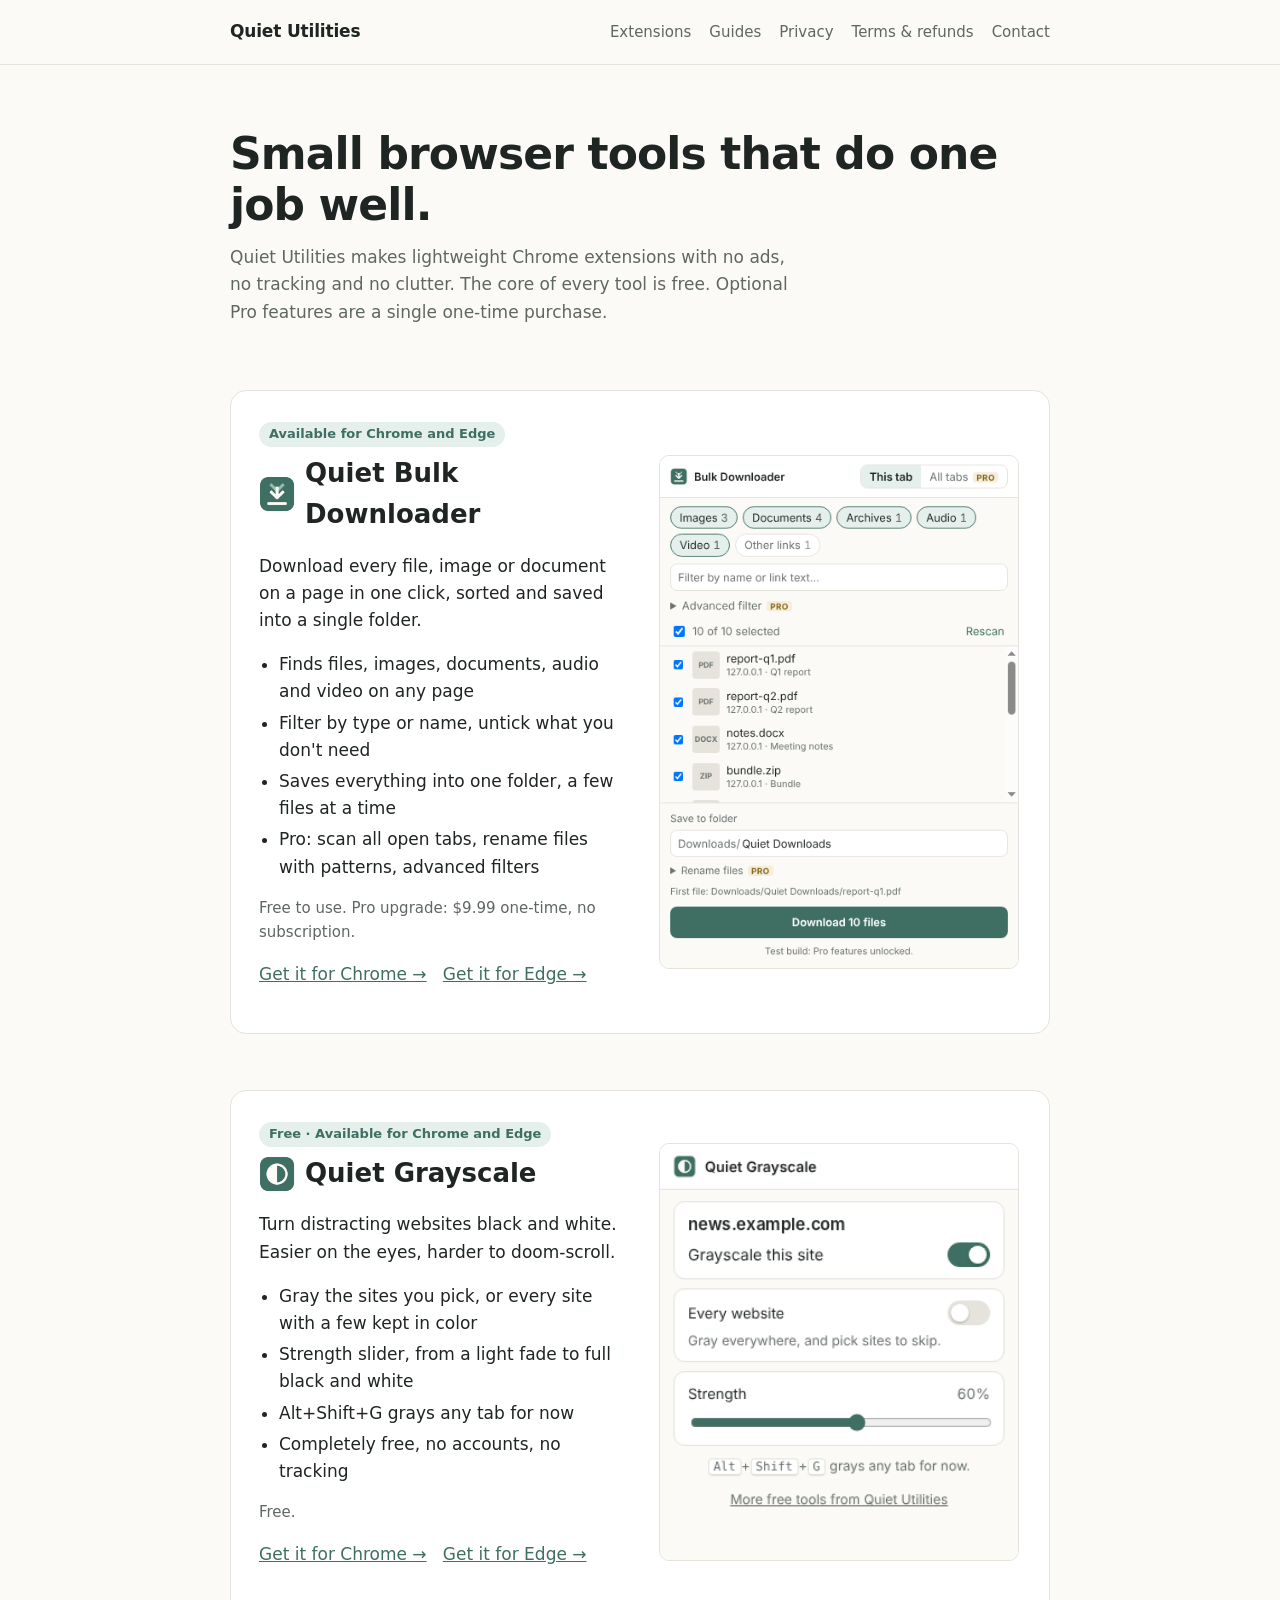
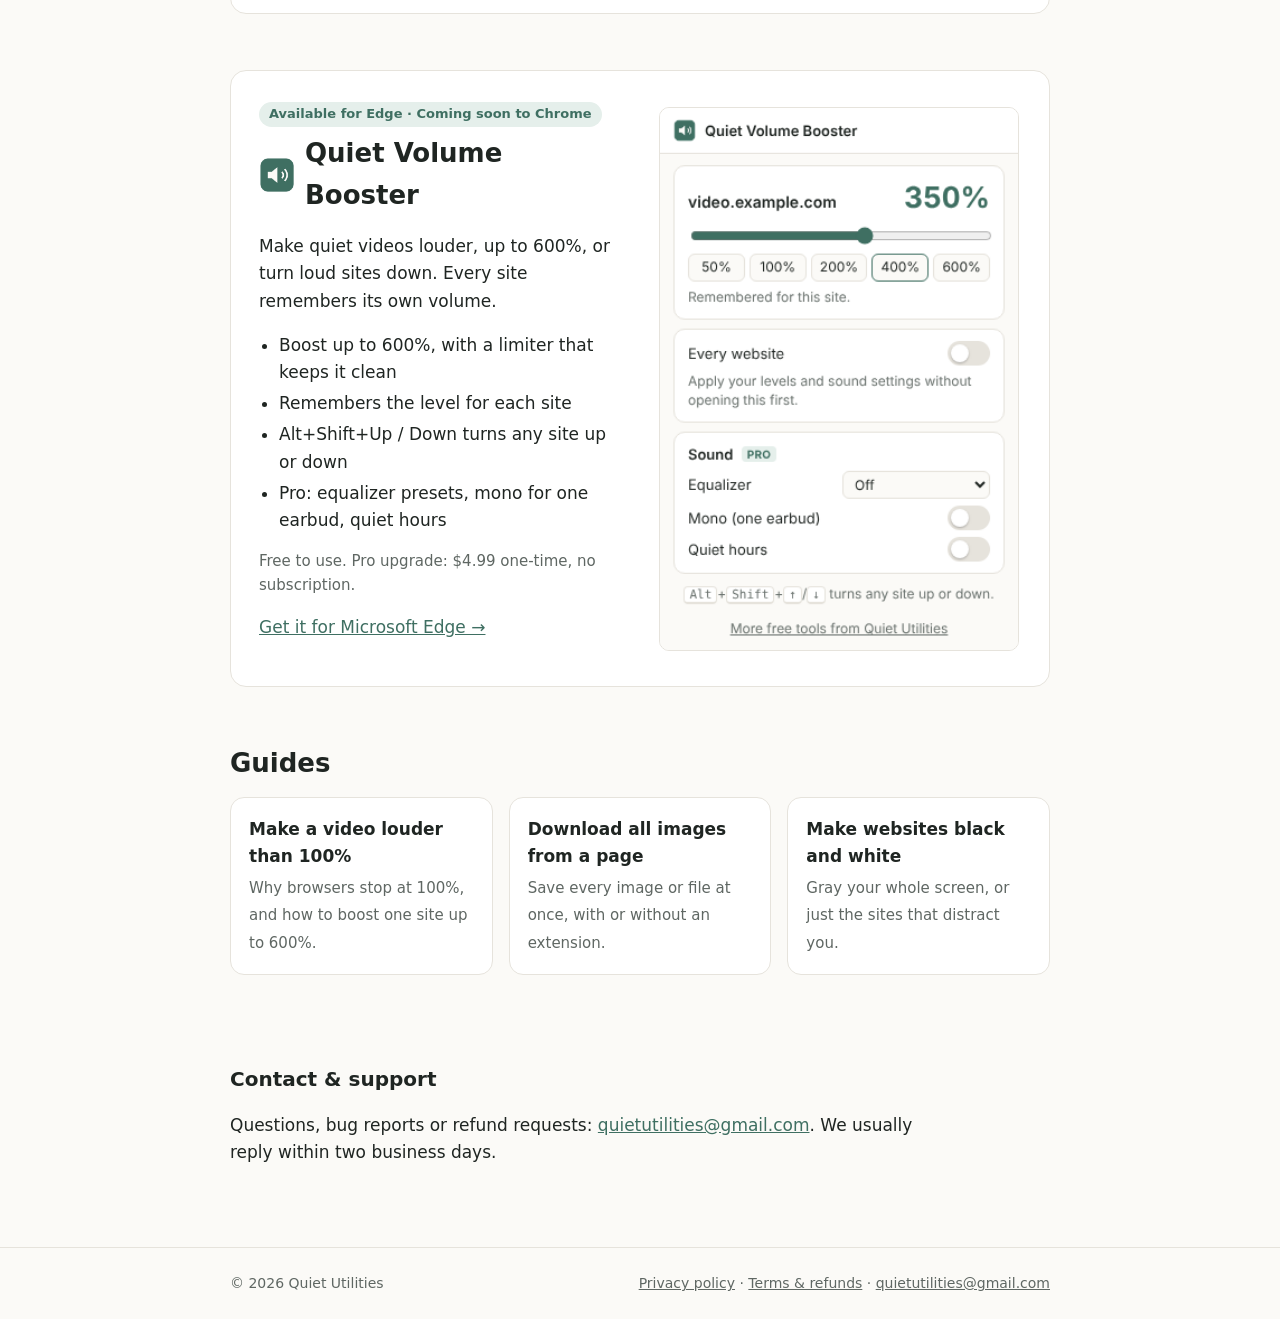
<file: index.html>
<!doctype html>
<html lang="en">
<head>
  <meta charset="utf-8">
  <meta name="viewport" content="width=device-width, initial-scale=1">
  <title>Quiet Utilities</title>
  <meta name="description" content="Quiet Utilities makes small, focused browser extensions that do one job well.">
  <link rel="icon" href="favicon.png">
  <link rel="stylesheet" href="style.css">
</head>
<body>
  <header class="site"><div class="wrap">
    <a class="logo" href="./">Quiet Utilities</a>
    <nav><a href="#extensions">Extensions</a><a href="#guides">Guides</a><a href="privacy.html">Privacy</a><a href="terms.html">Terms &amp; refunds</a><a href="#contact">Contact</a></nav>
  </div></header>

  <main class="wrap">
    <section class="hero">
      <h1>Small browser tools that do one job well.</h1>
      <p>Quiet Utilities makes lightweight Chrome extensions with no ads, no tracking and no clutter. The core of every tool is free. Optional Pro features are a single one-time purchase.</p>
    </section>

    <section id="extensions" class="product">
      <div>
        <span class="tag">Available for Chrome and Edge</span>
        <h2><img src="bulk-downloader-icon.png" alt="">Quiet Bulk Downloader</h2>
        <p>Download every file, image or document on a page in one click, sorted and saved into a single folder.</p>
        <ul class="features">
          <li>Finds files, images, documents, audio and video on any page</li>
          <li>Filter by type or name, untick what you don't need</li>
          <li>Saves everything into one folder, a few files at a time</li>
          <li>Pro: scan all open tabs, rename files with patterns, advanced filters</li>
        </ul>
        <p class="price">Free to use. Pro upgrade: $9.99 one-time, no subscription.</p>
        <p><a href="https://chromewebstore.google.com/detail/quiet-bulk-downloader/egekfgjldnkhelljbpbkgebahhgikjej?utm_source=quietutilities.site&amp;utm_medium=website&amp;utm_campaign=home">Get it for Chrome &rarr;</a> &nbsp; <a href="https://microsoftedge.microsoft.com/addons/detail/cboiddakcfeodjbjgkhampacjakaopaa">Get it for Edge &rarr;</a></p>
      </div>
      <img class="shot" src="bulk-downloader-preview.png" alt="Quiet Bulk Downloader showing a list of files found on a page">
    </section>

    <section class="product">
      <div>
        <span class="tag">Free · Available for Chrome and Edge</span>
        <h2><img src="grayscale-icon.png" alt="">Quiet Grayscale</h2>
        <p>Turn distracting websites black and white. Easier on the eyes, harder to doom-scroll.</p>
        <ul class="features">
          <li>Gray the sites you pick, or every site with a few kept in color</li>
          <li>Strength slider, from a light fade to full black and white</li>
          <li>Alt+Shift+G grays any tab for now</li>
          <li>Completely free, no accounts, no tracking</li>
        </ul>
        <p class="price">Free.</p>
        <p><a href="https://chromewebstore.google.com/detail/quiet-grayscale/ogbffiiboabbpcjgekdkackmgfhfggkl?utm_source=quietutilities.site&amp;utm_medium=website&amp;utm_campaign=home">Get it for Chrome &rarr;</a> &nbsp; <a href="https://microsoftedge.microsoft.com/addons/detail/nnmpboogglfnjoddhmpjcakbihffiaja">Get it for Edge &rarr;</a></p>
      </div>
      <img class="shot" src="grayscale-preview.png" alt="Quiet Grayscale popup with the site switch turned on">
    </section>

    <section class="product">
      <div>
        <span class="tag">Available for Edge · Coming soon to Chrome</span>
        <h2><img src="volume-icon.png" alt="">Quiet Volume Booster</h2>
        <p>Make quiet videos louder, up to 600%, or turn loud sites down. Every site remembers its own volume.</p>
        <ul class="features">
          <li>Boost up to 600%, with a limiter that keeps it clean</li>
          <li>Remembers the level for each site</li>
          <li>Alt+Shift+Up / Down turns any site up or down</li>
          <li>Pro: equalizer presets, mono for one earbud, quiet hours</li>
        </ul>
        <p class="price">Free to use. Pro upgrade: $4.99 one-time, no subscription.</p>
        <p><a href="https://microsoftedge.microsoft.com/addons/detail/dkpmmlinfldfdhbpjomabmnhfjhincik">Get it for Microsoft Edge &rarr;</a></p>
      </div>
      <img class="shot" src="volume-preview.png" alt="Quiet Volume Booster popup boosting a video to 350%">
    </section>

    <section id="guides" class="guides">
      <h2>Guides</h2>
      <div class="guide-list">
        <a href="guides/make-videos-louder.html"><strong>Make a video louder than 100%</strong><span>Why browsers stop at 100%, and how to boost one site up to 600%.</span></a>
        <a href="guides/download-all-images-from-a-webpage.html"><strong>Download all images from a page</strong><span>Save every image or file at once, with or without an extension.</span></a>
        <a href="guides/make-websites-black-and-white.html"><strong>Make websites black and white</strong><span>Gray your whole screen, or just the sites that distract you.</span></a>
      </div>
    </section>

    <section id="contact" class="doc" style="padding-top:0">
      <h2>Contact &amp; support</h2>
      <p>Questions, bug reports or refund requests: <a href="mailto:quietutilities@gmail.com">quietutilities@gmail.com</a>. We usually reply within two business days.</p>
    </section>
  </main>

  <footer><div class="wrap">
    <span>© 2026 Quiet Utilities</span>
    <span><a href="privacy.html">Privacy policy</a> · <a href="terms.html">Terms &amp; refunds</a> · <a href="mailto:quietutilities@gmail.com">quietutilities@gmail.com</a></span>
  </div></footer>
</body>
</html>
</file>
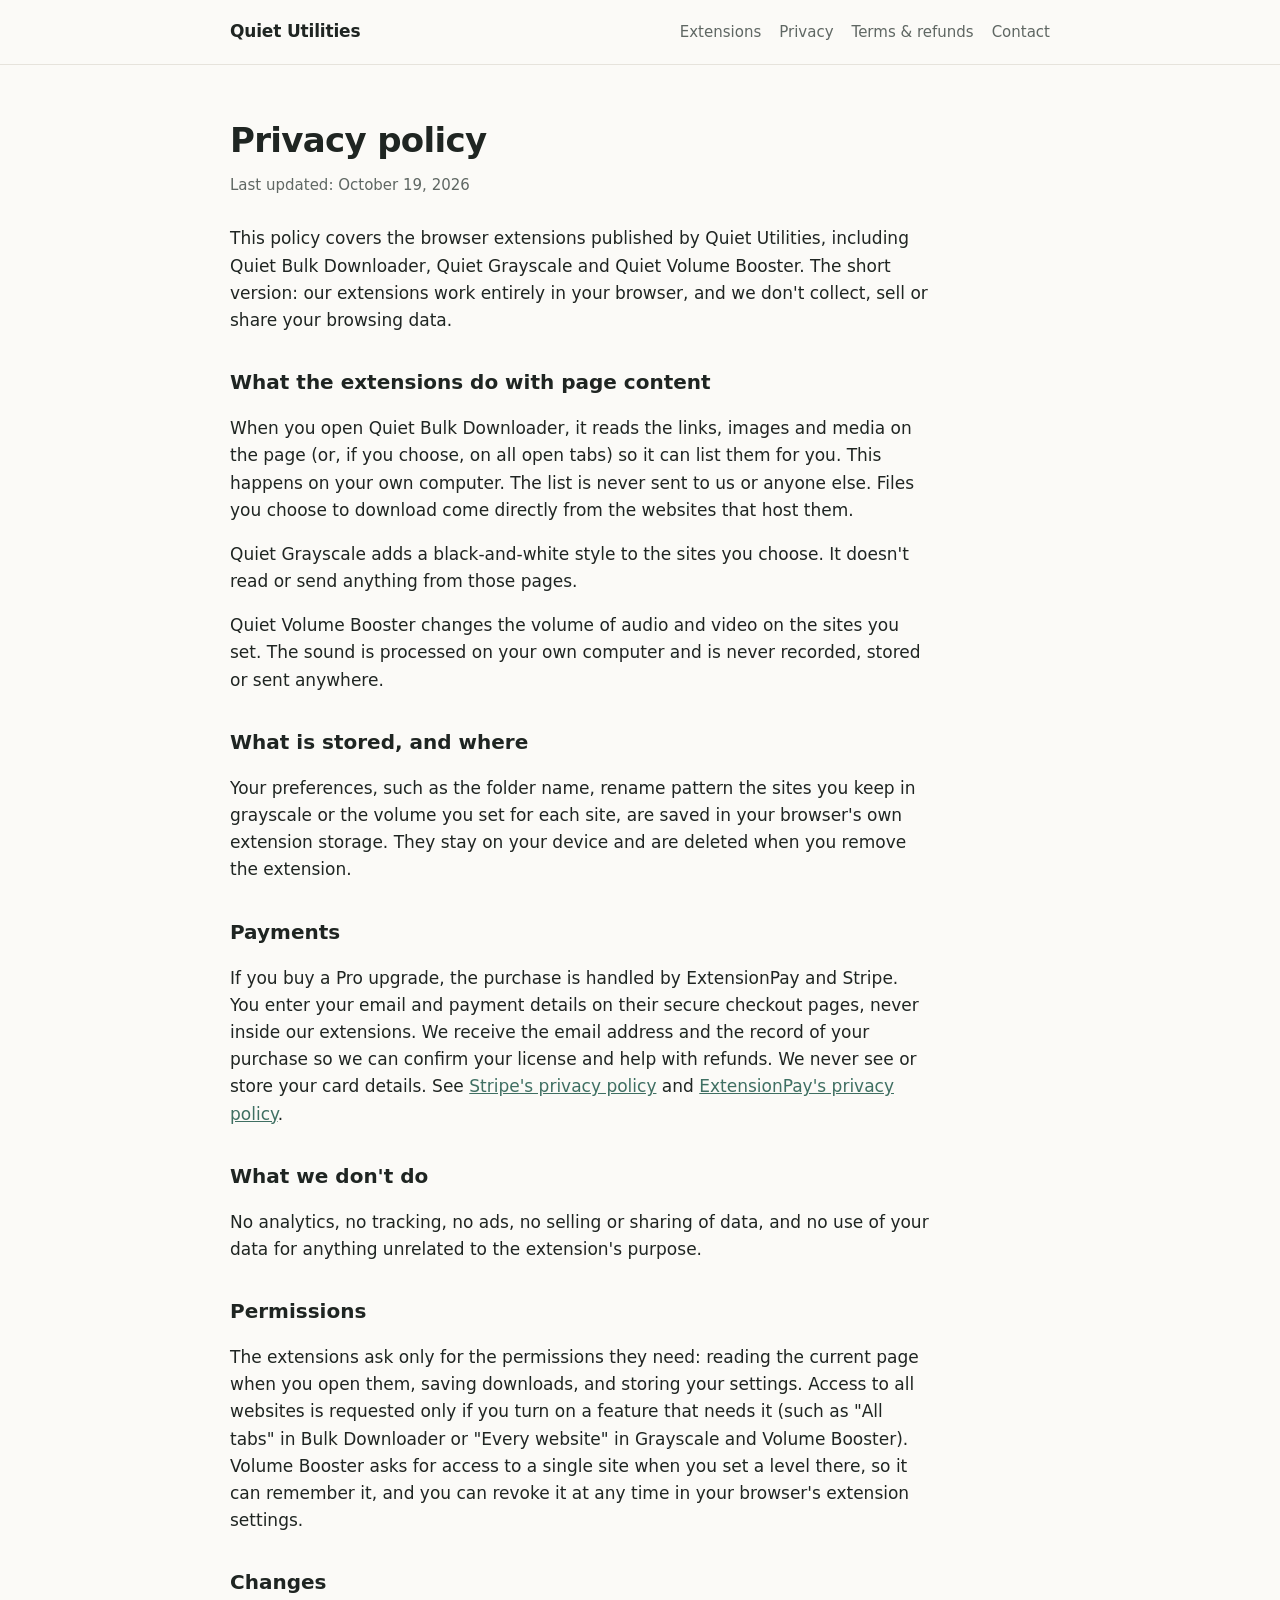
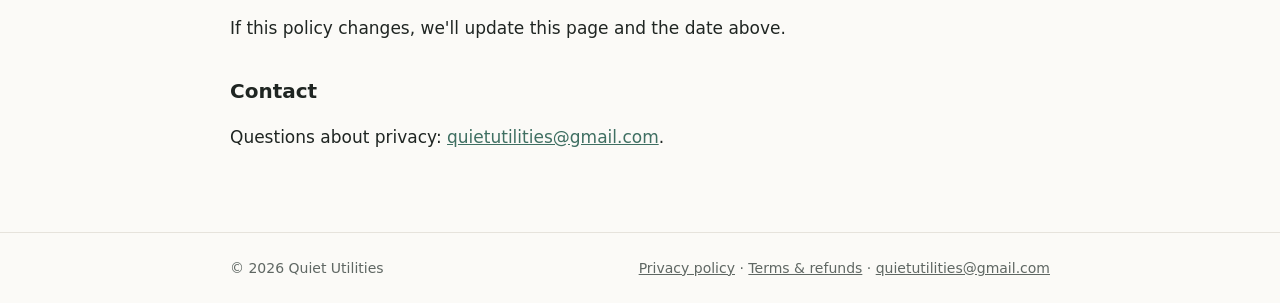
<file: privacy.html>
<!doctype html>
<html lang="en">
<head>
  <meta charset="utf-8">
  <meta name="viewport" content="width=device-width, initial-scale=1">
  <title>Privacy Policy · Quiet Utilities</title>
  <link rel="icon" href="favicon.png">
  <link rel="stylesheet" href="style.css">
</head>
<body>
  <header class="site"><div class="wrap">
    <a class="logo" href="./">Quiet Utilities</a>
    <nav><a href="./#extensions">Extensions</a><a href="privacy.html">Privacy</a><a href="terms.html">Terms &amp; refunds</a><a href="./#contact">Contact</a></nav>
  </div></header>

  <main class="wrap">
    <section class="doc">
      <h1>Privacy policy</h1>
      <p class="updated">Last updated: October 19, 2026</p>

      <p>This policy covers the browser extensions published by Quiet Utilities, including Quiet Bulk Downloader, Quiet Grayscale and Quiet Volume Booster. The short version: our extensions work entirely in your browser, and we don't collect, sell or share your browsing data.</p>

      <h2>What the extensions do with page content</h2>
      <p>When you open Quiet Bulk Downloader, it reads the links, images and media on the page (or, if you choose, on all open tabs) so it can list them for you. This happens on your own computer. The list is never sent to us or anyone else. Files you choose to download come directly from the websites that host them.</p>

      <p>Quiet Grayscale adds a black-and-white style to the sites you choose. It doesn't read or send anything from those pages.</p>
      <p>Quiet Volume Booster changes the volume of audio and video on the sites you set. The sound is processed on your own computer and is never recorded, stored or sent anywhere.</p>

      <h2>What is stored, and where</h2>
      <p>Your preferences, such as the folder name, rename pattern the sites you keep in grayscale or the volume you set for each site, are saved in your browser's own extension storage. They stay on your device and are deleted when you remove the extension.</p>

      <h2>Payments</h2>
      <p>If you buy a Pro upgrade, the purchase is handled by ExtensionPay and Stripe. You enter your email and payment details on their secure checkout pages, never inside our extensions. We receive the email address and the record of your purchase so we can confirm your license and help with refunds. We never see or store your card details. See <a href="https://stripe.com/privacy" rel="noopener">Stripe's privacy policy</a> and <a href="https://extensionpay.com/privacy" rel="noopener">ExtensionPay's privacy policy</a>.</p>

      <h2>What we don't do</h2>
      <p>No analytics, no tracking, no ads, no selling or sharing of data, and no use of your data for anything unrelated to the extension's purpose.</p>

      <h2>Permissions</h2>
      <p>The extensions ask only for the permissions they need: reading the current page when you open them, saving downloads, and storing your settings. Access to all websites is requested only if you turn on a feature that needs it (such as "All tabs" in Bulk Downloader or "Every website" in Grayscale and Volume Booster). Volume Booster asks for access to a single site when you set a level there, so it can remember it, and you can revoke it at any time in your browser's extension settings.</p>

      <h2>Changes</h2>
      <p>If this policy changes, we'll update this page and the date above.</p>

      <h2>Contact</h2>
      <p>Questions about privacy: <a href="mailto:quietutilities@gmail.com">quietutilities@gmail.com</a>.</p>
    </section>
  </main>

  <footer><div class="wrap">
    <span>© 2026 Quiet Utilities</span>
    <span><a href="privacy.html">Privacy policy</a> · <a href="terms.html">Terms &amp; refunds</a> · <a href="mailto:quietutilities@gmail.com">quietutilities@gmail.com</a></span>
  </div></footer>
</body>
</html>
</file>
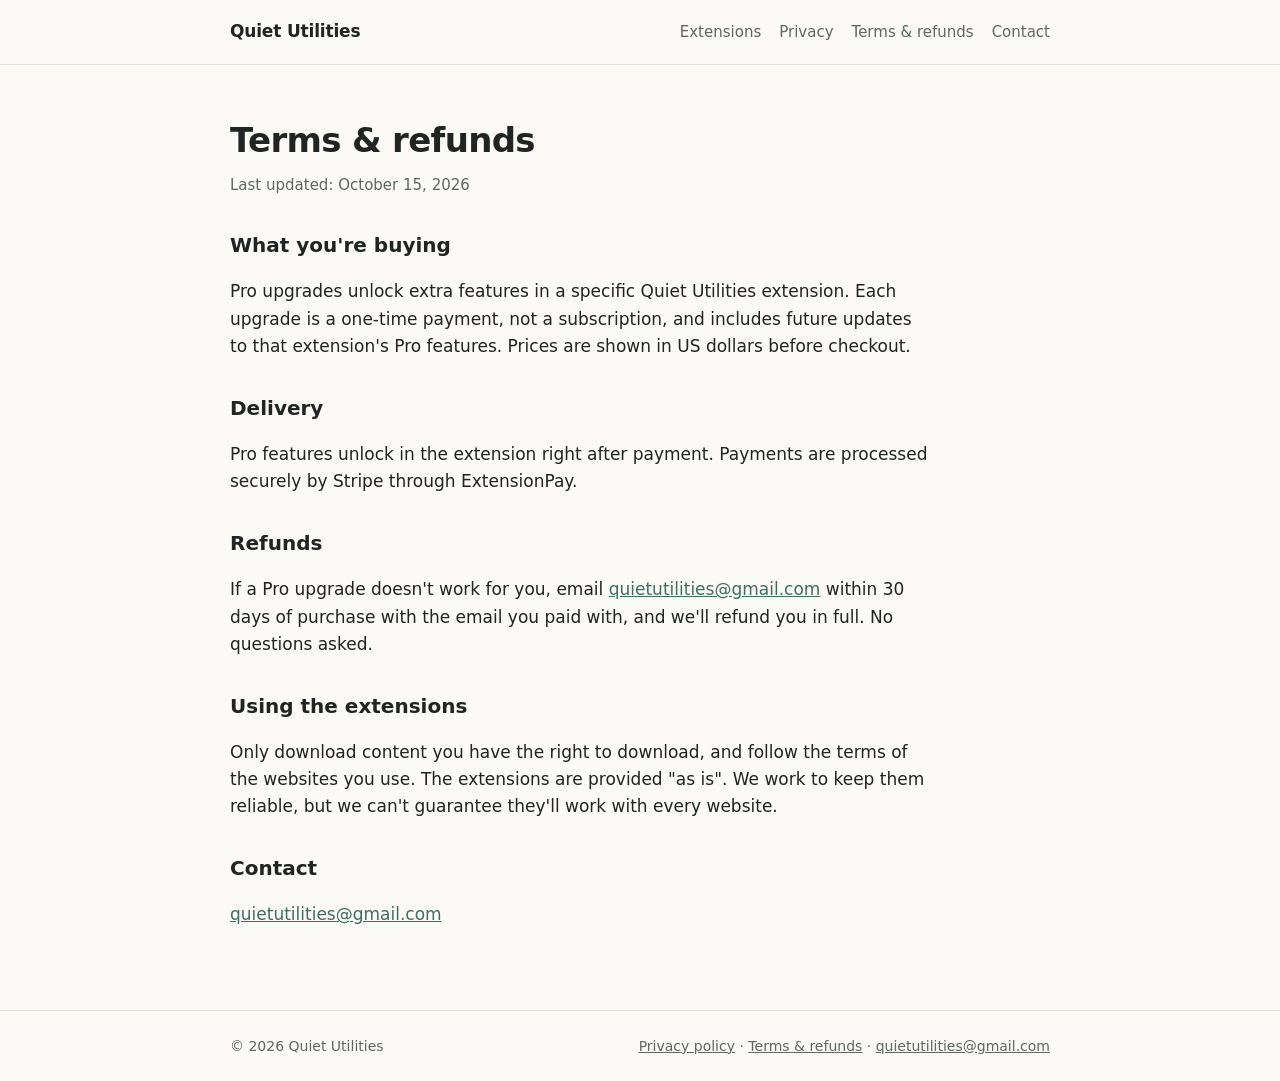
<file: terms.html>
<!doctype html>
<html lang="en">
<head>
  <meta charset="utf-8">
  <meta name="viewport" content="width=device-width, initial-scale=1">
  <title>Terms &amp; Refunds · Quiet Utilities</title>
  <link rel="icon" href="favicon.png">
  <link rel="stylesheet" href="style.css">
</head>
<body>
  <header class="site"><div class="wrap">
    <a class="logo" href="./">Quiet Utilities</a>
    <nav><a href="./#extensions">Extensions</a><a href="privacy.html">Privacy</a><a href="terms.html">Terms &amp; refunds</a><a href="./#contact">Contact</a></nav>
  </div></header>

  <main class="wrap">
    <section class="doc">
      <h1>Terms &amp; refunds</h1>
      <p class="updated">Last updated: October 15, 2026</p>

      <h2>What you're buying</h2>
      <p>Pro upgrades unlock extra features in a specific Quiet Utilities extension. Each upgrade is a one-time payment, not a subscription, and includes future updates to that extension's Pro features. Prices are shown in US dollars before checkout.</p>

      <h2>Delivery</h2>
      <p>Pro features unlock in the extension right after payment. Payments are processed securely by Stripe through ExtensionPay.</p>

      <h2>Refunds</h2>
      <p>If a Pro upgrade doesn't work for you, email <a href="mailto:quietutilities@gmail.com">quietutilities@gmail.com</a> within 30 days of purchase with the email you paid with, and we'll refund you in full. No questions asked.</p>

      <h2>Using the extensions</h2>
      <p>Only download content you have the right to download, and follow the terms of the websites you use. The extensions are provided "as is". We work to keep them reliable, but we can't guarantee they'll work with every website.</p>

      <h2>Contact</h2>
      <p><a href="mailto:quietutilities@gmail.com">quietutilities@gmail.com</a></p>
    </section>
  </main>

  <footer><div class="wrap">
    <span>© 2026 Quiet Utilities</span>
    <span><a href="privacy.html">Privacy policy</a> · <a href="terms.html">Terms &amp; refunds</a> · <a href="mailto:quietutilities@gmail.com">quietutilities@gmail.com</a></span>
  </div></footer>
</body>
</html>
</file>
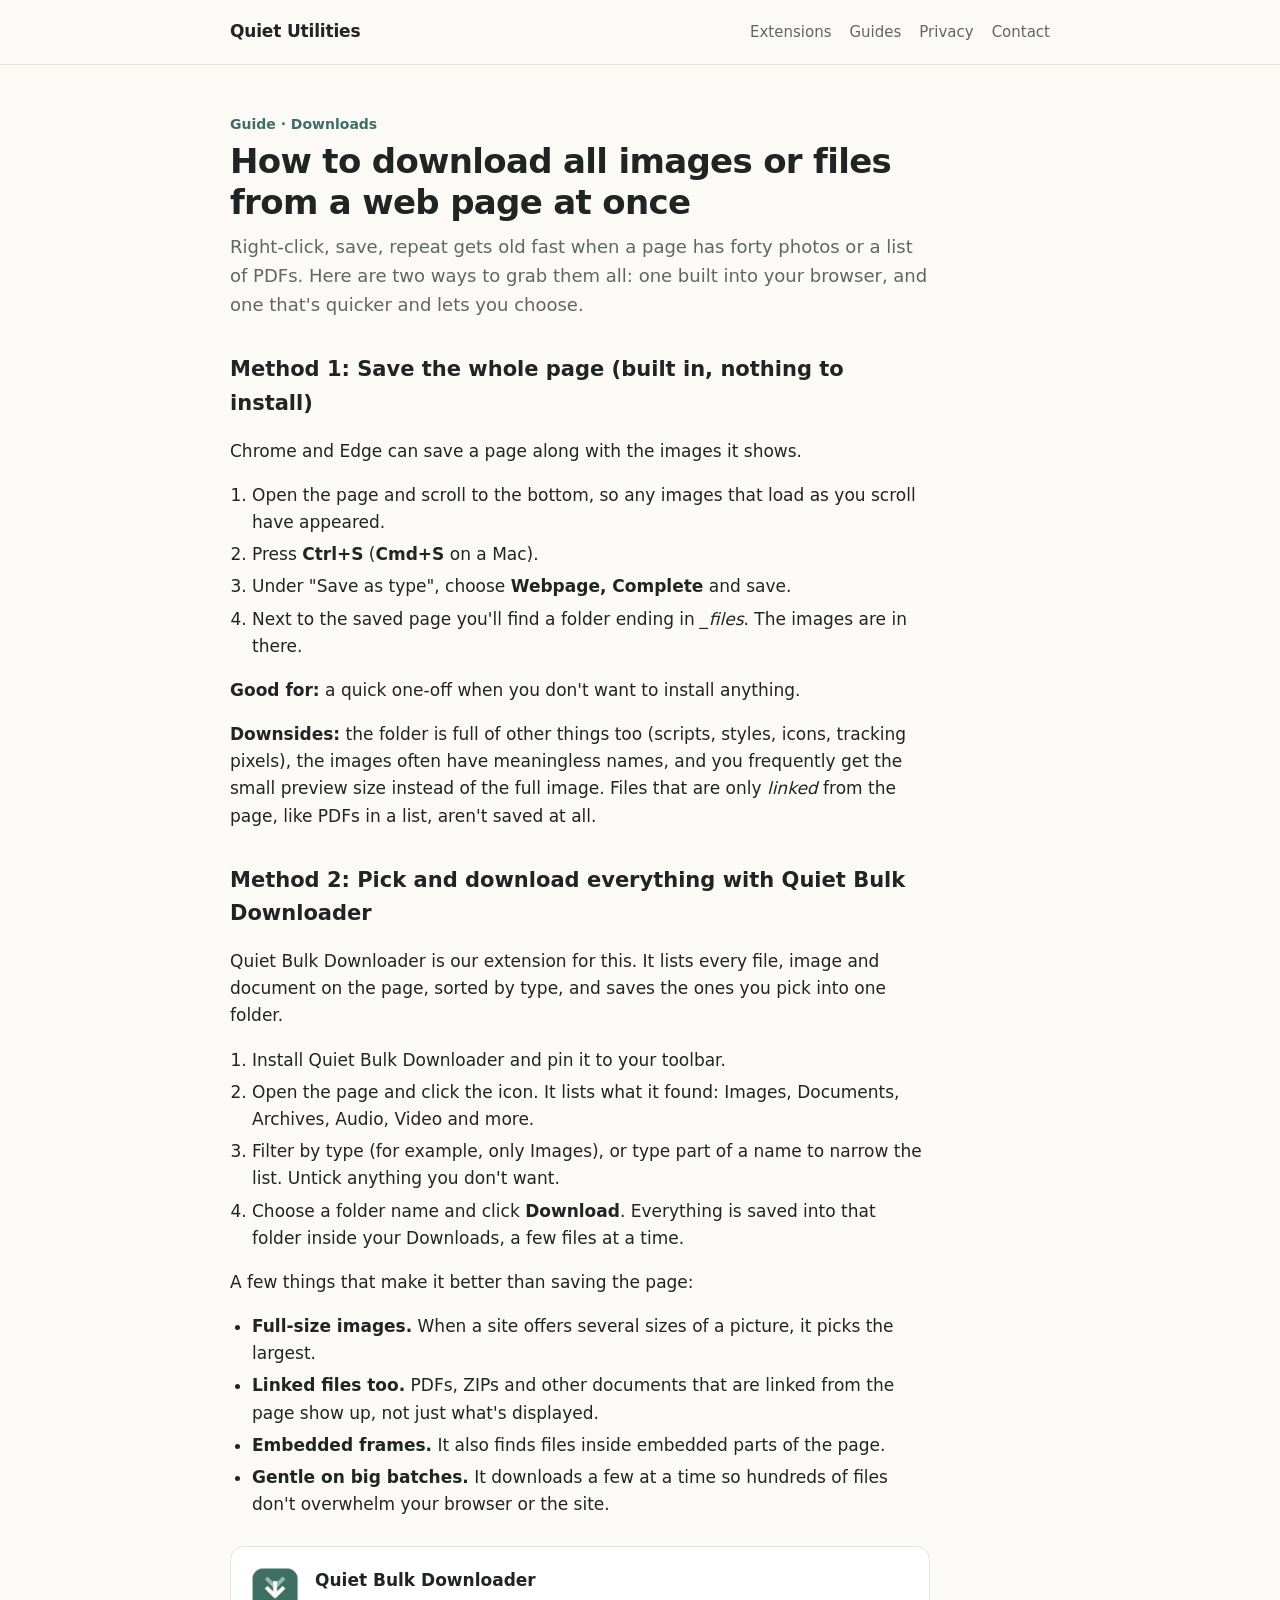
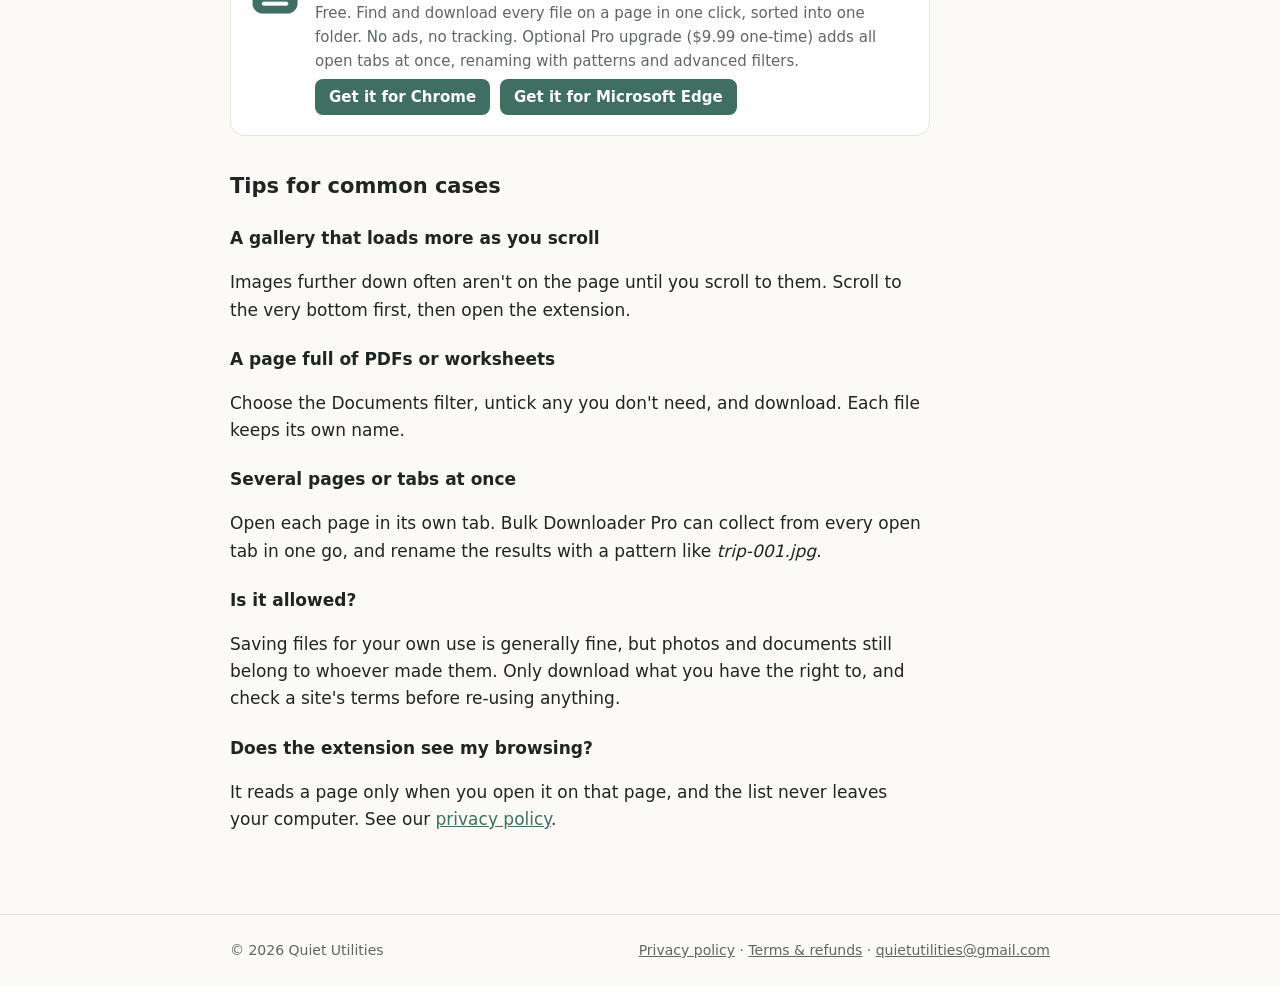
<file: guides/download-all-images-from-a-webpage.html>
<!doctype html>
<html lang="en">
<head>
  <meta charset="utf-8">
  <meta name="viewport" content="width=device-width, initial-scale=1">
  <title>How to Download All Images or Files From a Web Page at Once · Quiet Utilities</title>
  <meta name="description" content="Save every image, PDF or file on a web page in one go. A built-in browser method that works without installing anything, and a faster way that lets you pick exactly what to keep.">
  <link rel="canonical" href="https://quietutilities-bit.github.io/guides/download-all-images-from-a-webpage.html">
  <link rel="icon" href="../favicon.png">
  <link rel="stylesheet" href="../style.css">
</head>
<body>
  <header class="site"><div class="wrap">
    <a class="logo" href="../">Quiet Utilities</a>
    <nav><a href="../#extensions">Extensions</a><a href="../#guides">Guides</a><a href="../privacy.html">Privacy</a><a href="../#contact">Contact</a></nav>
  </div></header>

  <main class="wrap">
    <article class="doc guide">
      <p class="kicker">Guide · Downloads</p>
      <h1>How to download all images or files from a web page at once</h1>
      <p class="lede">Right-click, save, repeat gets old fast when a page has forty photos or a list of PDFs. Here are two ways to grab them all: one built into your browser, and one that's quicker and lets you choose.</p>

      <h2>Method 1: Save the whole page (built in, nothing to install)</h2>
      <p>Chrome and Edge can save a page along with the images it shows.</p>
      <ol>
        <li>Open the page and scroll to the bottom, so any images that load as you scroll have appeared.</li>
        <li>Press <strong>Ctrl+S</strong> (<strong>Cmd+S</strong> on a Mac).</li>
        <li>Under "Save as type", choose <strong>Webpage, Complete</strong> and save.</li>
        <li>Next to the saved page you'll find a folder ending in <em>_files</em>. The images are in there.</li>
      </ol>
      <p><strong>Good for:</strong> a quick one-off when you don't want to install anything.</p>
      <p><strong>Downsides:</strong> the folder is full of other things too (scripts, styles, icons, tracking pixels), the images often have meaningless names, and you frequently get the small preview size instead of the full image. Files that are only <em>linked</em> from the page, like PDFs in a list, aren't saved at all.</p>

      <h2>Method 2: Pick and download everything with Quiet Bulk Downloader</h2>
      <p>Quiet Bulk Downloader is our extension for this. It lists every file, image and document on the page, sorted by type, and saves the ones you pick into one folder.</p>
      <ol>
        <li>Install Quiet Bulk Downloader and pin it to your toolbar.</li>
        <li>Open the page and click the icon. It lists what it found: Images, Documents, Archives, Audio, Video and more.</li>
        <li>Filter by type (for example, only Images), or type part of a name to narrow the list. Untick anything you don't want.</li>
        <li>Choose a folder name and click <strong>Download</strong>. Everything is saved into that folder inside your Downloads, a few files at a time.</li>
      </ol>
      <p>A few things that make it better than saving the page:</p>
      <ul>
        <li><strong>Full-size images.</strong> When a site offers several sizes of a picture, it picks the largest.</li>
        <li><strong>Linked files too.</strong> PDFs, ZIPs and other documents that are linked from the page show up, not just what's displayed.</li>
        <li><strong>Embedded frames.</strong> It also finds files inside embedded parts of the page.</li>
        <li><strong>Gentle on big batches.</strong> It downloads a few at a time so hundreds of files don't overwhelm your browser or the site.</li>
      </ul>

      <div class="cta">
        <img src="../bulk-downloader-icon.png" alt="">
        <div>
          <strong>Quiet Bulk Downloader</strong>
          <p>Free. Find and download every file on a page in one click, sorted into one folder. No ads, no tracking. Optional Pro upgrade ($9.99 one-time) adds all open tabs at once, renaming with patterns and advanced filters.</p>
          <p class="cta-links"><a class="button" href="https://chromewebstore.google.com/detail/quiet-bulk-downloader/egekfgjldnkhelljbpbkgebahhgikjej?utm_source=quietutilities.site&amp;utm_medium=website&amp;utm_campaign=guide-download-images">Get it for Chrome</a><a class="button" href="https://microsoftedge.microsoft.com/addons/detail/cboiddakcfeodjbjgkhampacjakaopaa">Get it for Microsoft Edge</a></p>
        </div>
      </div>

      <h2>Tips for common cases</h2>
      <h3>A gallery that loads more as you scroll</h3>
      <p>Images further down often aren't on the page until you scroll to them. Scroll to the very bottom first, then open the extension.</p>
      <h3>A page full of PDFs or worksheets</h3>
      <p>Choose the Documents filter, untick any you don't need, and download. Each file keeps its own name.</p>
      <h3>Several pages or tabs at once</h3>
      <p>Open each page in its own tab. Bulk Downloader Pro can collect from every open tab in one go, and rename the results with a pattern like <em>trip-001.jpg</em>.</p>
      <h3>Is it allowed?</h3>
      <p>Saving files for your own use is generally fine, but photos and documents still belong to whoever made them. Only download what you have the right to, and check a site's terms before re-using anything.</p>
      <h3>Does the extension see my browsing?</h3>
      <p>It reads a page only when you open it on that page, and the list never leaves your computer. See our <a href="../privacy.html">privacy policy</a>.</p>
    </article>
  </main>

  <footer><div class="wrap">
    <span>© 2026 Quiet Utilities</span>
    <span><a href="../privacy.html">Privacy policy</a> · <a href="../terms.html">Terms &amp; refunds</a> · <a href="mailto:quietutilities@gmail.com">quietutilities@gmail.com</a></span>
  </div></footer>
</body>
</html>
</file>
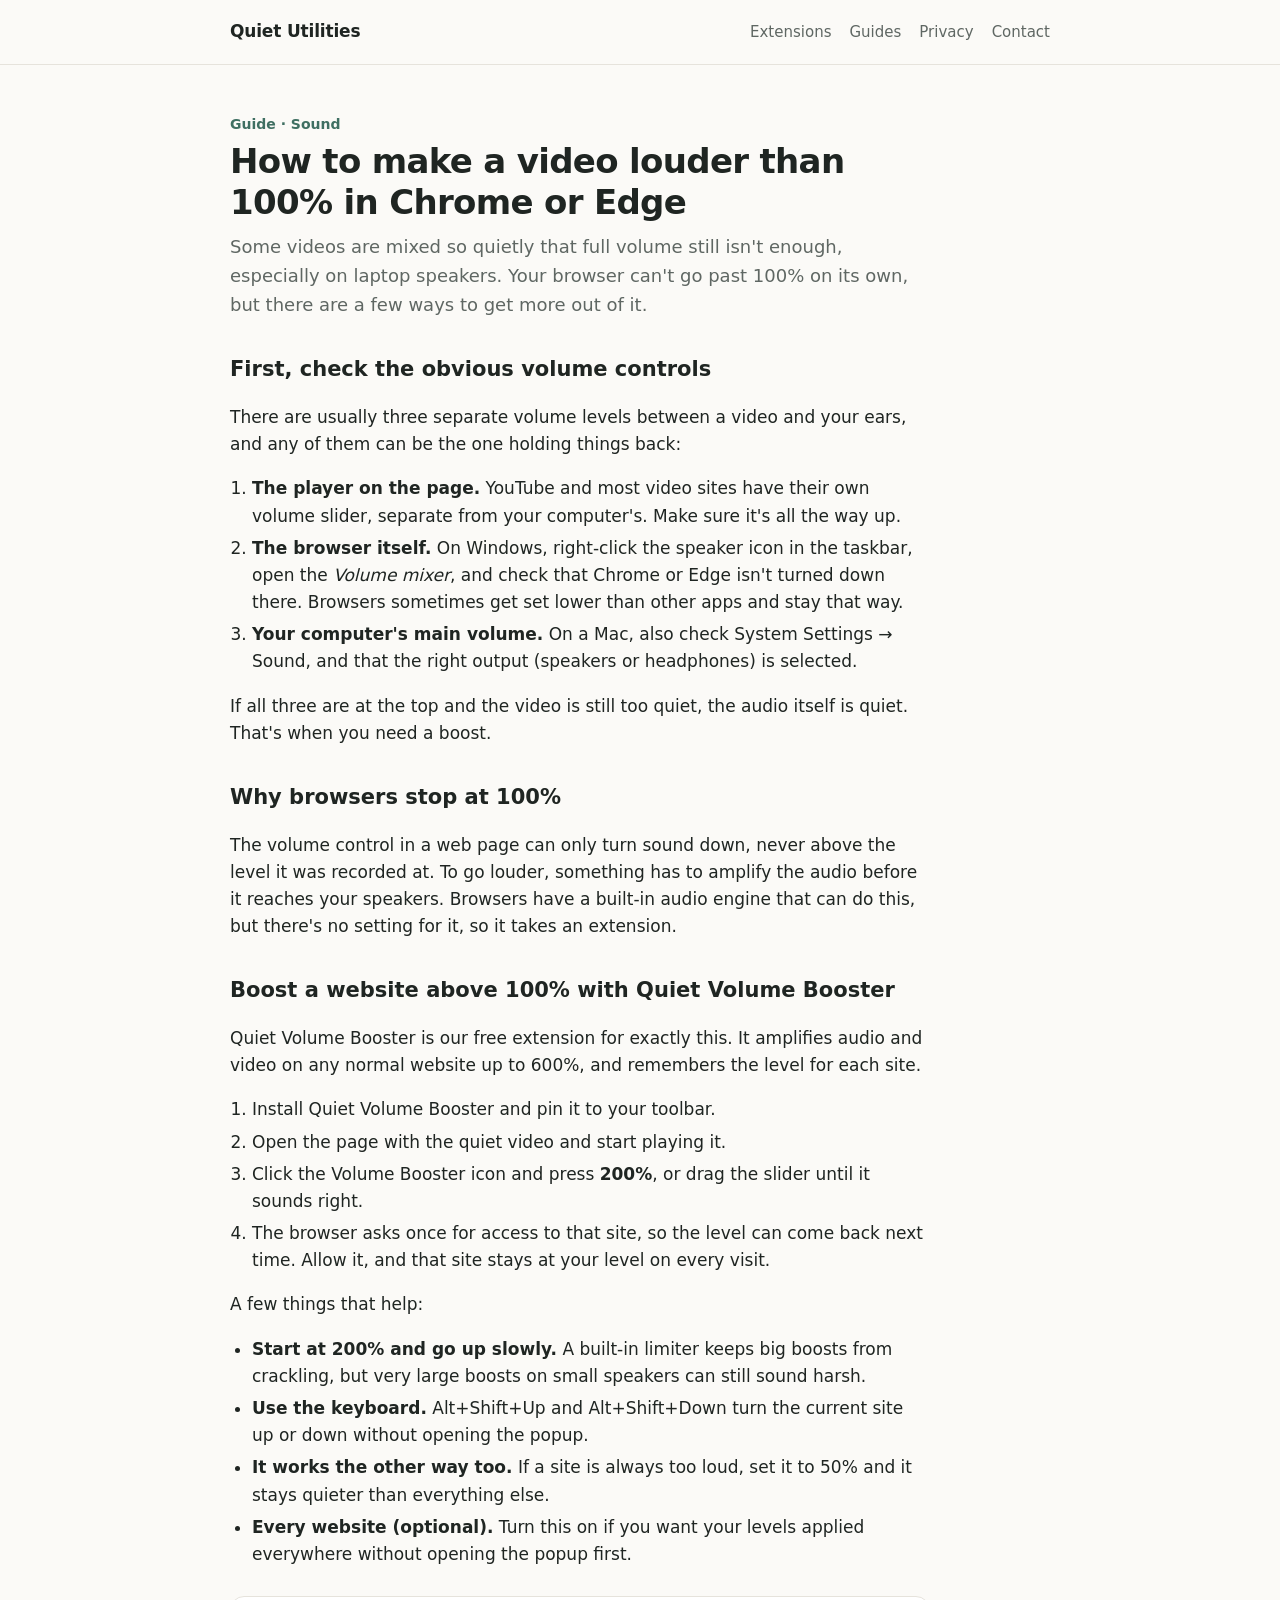
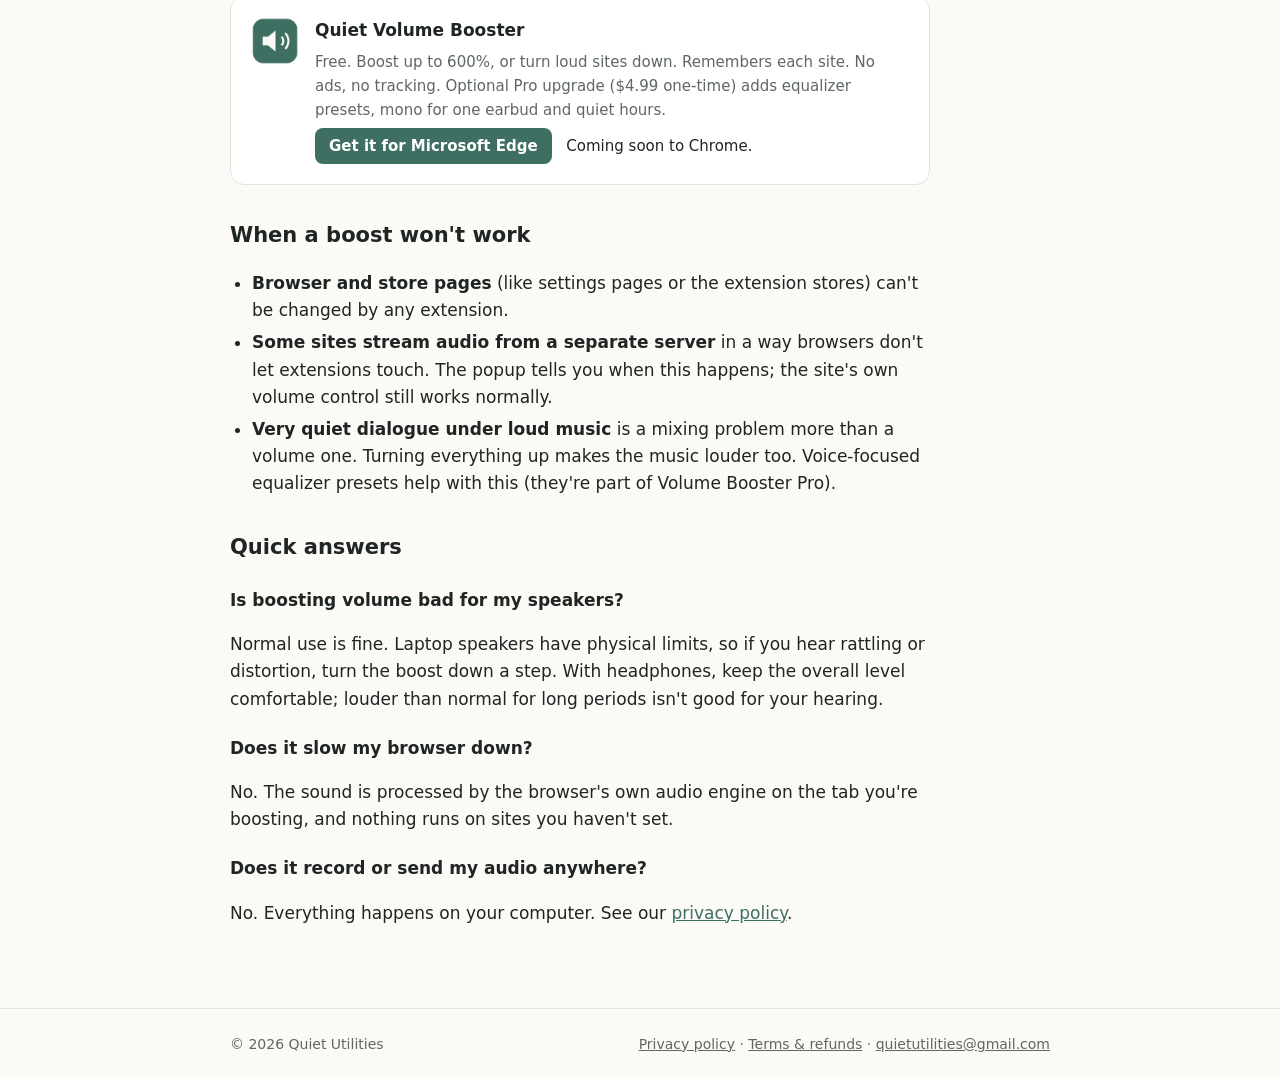
<file: guides/make-videos-louder.html>
<!doctype html>
<html lang="en">
<head>
  <meta charset="utf-8">
  <meta name="viewport" content="width=device-width, initial-scale=1">
  <title>How to Make a Video Louder Than 100% in Chrome or Edge · Quiet Utilities</title>
  <meta name="description" content="Video too quiet even at full volume? Here's why it happens, what you can fix with built-in settings, and how to boost one website up to 600% in Chrome or Edge.">
  <link rel="canonical" href="https://quietutilities-bit.github.io/guides/make-videos-louder.html">
  <link rel="icon" href="../favicon.png">
  <link rel="stylesheet" href="../style.css">
</head>
<body>
  <header class="site"><div class="wrap">
    <a class="logo" href="../">Quiet Utilities</a>
    <nav><a href="../#extensions">Extensions</a><a href="../#guides">Guides</a><a href="../privacy.html">Privacy</a><a href="../#contact">Contact</a></nav>
  </div></header>

  <main class="wrap">
    <article class="doc guide">
      <p class="kicker">Guide · Sound</p>
      <h1>How to make a video louder than 100% in Chrome or Edge</h1>
      <p class="lede">Some videos are mixed so quietly that full volume still isn't enough, especially on laptop speakers. Your browser can't go past 100% on its own, but there are a few ways to get more out of it.</p>

      <h2>First, check the obvious volume controls</h2>
      <p>There are usually three separate volume levels between a video and your ears, and any of them can be the one holding things back:</p>
      <ol>
        <li><strong>The player on the page.</strong> YouTube and most video sites have their own volume slider, separate from your computer's. Make sure it's all the way up.</li>
        <li><strong>The browser itself.</strong> On Windows, right-click the speaker icon in the taskbar, open the <em>Volume mixer</em>, and check that Chrome or Edge isn't turned down there. Browsers sometimes get set lower than other apps and stay that way.</li>
        <li><strong>Your computer's main volume.</strong> On a Mac, also check System Settings → Sound, and that the right output (speakers or headphones) is selected.</li>
      </ol>
      <p>If all three are at the top and the video is still too quiet, the audio itself is quiet. That's when you need a boost.</p>

      <h2>Why browsers stop at 100%</h2>
      <p>The volume control in a web page can only turn sound down, never above the level it was recorded at. To go louder, something has to amplify the audio before it reaches your speakers. Browsers have a built-in audio engine that can do this, but there's no setting for it, so it takes an extension.</p>

      <h2>Boost a website above 100% with Quiet Volume Booster</h2>
      <p>Quiet Volume Booster is our free extension for exactly this. It amplifies audio and video on any normal website up to 600%, and remembers the level for each site.</p>
      <ol>
        <li>Install Quiet Volume Booster and pin it to your toolbar.</li>
        <li>Open the page with the quiet video and start playing it.</li>
        <li>Click the Volume Booster icon and press <strong>200%</strong>, or drag the slider until it sounds right.</li>
        <li>The browser asks once for access to that site, so the level can come back next time. Allow it, and that site stays at your level on every visit.</li>
      </ol>
      <p>A few things that help:</p>
      <ul>
        <li><strong>Start at 200% and go up slowly.</strong> A built-in limiter keeps big boosts from crackling, but very large boosts on small speakers can still sound harsh.</li>
        <li><strong>Use the keyboard.</strong> Alt+Shift+Up and Alt+Shift+Down turn the current site up or down without opening the popup.</li>
        <li><strong>It works the other way too.</strong> If a site is always too loud, set it to 50% and it stays quieter than everything else.</li>
        <li><strong>Every website (optional).</strong> Turn this on if you want your levels applied everywhere without opening the popup first.</li>
      </ul>

      <div class="cta">
        <img src="../volume-icon.png" alt="">
        <div>
          <strong>Quiet Volume Booster</strong>
          <p>Free. Boost up to 600%, or turn loud sites down. Remembers each site. No ads, no tracking. Optional Pro upgrade ($4.99 one-time) adds equalizer presets, mono for one earbud and quiet hours.</p>
          <p class="cta-links"><a class="button" href="https://microsoftedge.microsoft.com/addons/detail/dkpmmlinfldfdhbpjomabmnhfjhincik">Get it for Microsoft Edge</a> Coming soon to Chrome.</p>
        </div>
      </div>

      <h2>When a boost won't work</h2>
      <ul>
        <li><strong>Browser and store pages</strong> (like settings pages or the extension stores) can't be changed by any extension.</li>
        <li><strong>Some sites stream audio from a separate server</strong> in a way browsers don't let extensions touch. The popup tells you when this happens; the site's own volume control still works normally.</li>
        <li><strong>Very quiet dialogue under loud music</strong> is a mixing problem more than a volume one. Turning everything up makes the music louder too. Voice-focused equalizer presets help with this (they're part of Volume Booster Pro).</li>
      </ul>

      <h2>Quick answers</h2>
      <h3>Is boosting volume bad for my speakers?</h3>
      <p>Normal use is fine. Laptop speakers have physical limits, so if you hear rattling or distortion, turn the boost down a step. With headphones, keep the overall level comfortable; louder than normal for long periods isn't good for your hearing.</p>
      <h3>Does it slow my browser down?</h3>
      <p>No. The sound is processed by the browser's own audio engine on the tab you're boosting, and nothing runs on sites you haven't set.</p>
      <h3>Does it record or send my audio anywhere?</h3>
      <p>No. Everything happens on your computer. See our <a href="../privacy.html">privacy policy</a>.</p>
    </article>
  </main>

  <footer><div class="wrap">
    <span>© 2026 Quiet Utilities</span>
    <span><a href="../privacy.html">Privacy policy</a> · <a href="../terms.html">Terms &amp; refunds</a> · <a href="mailto:quietutilities@gmail.com">quietutilities@gmail.com</a></span>
  </div></footer>
</body>
</html>
</file>
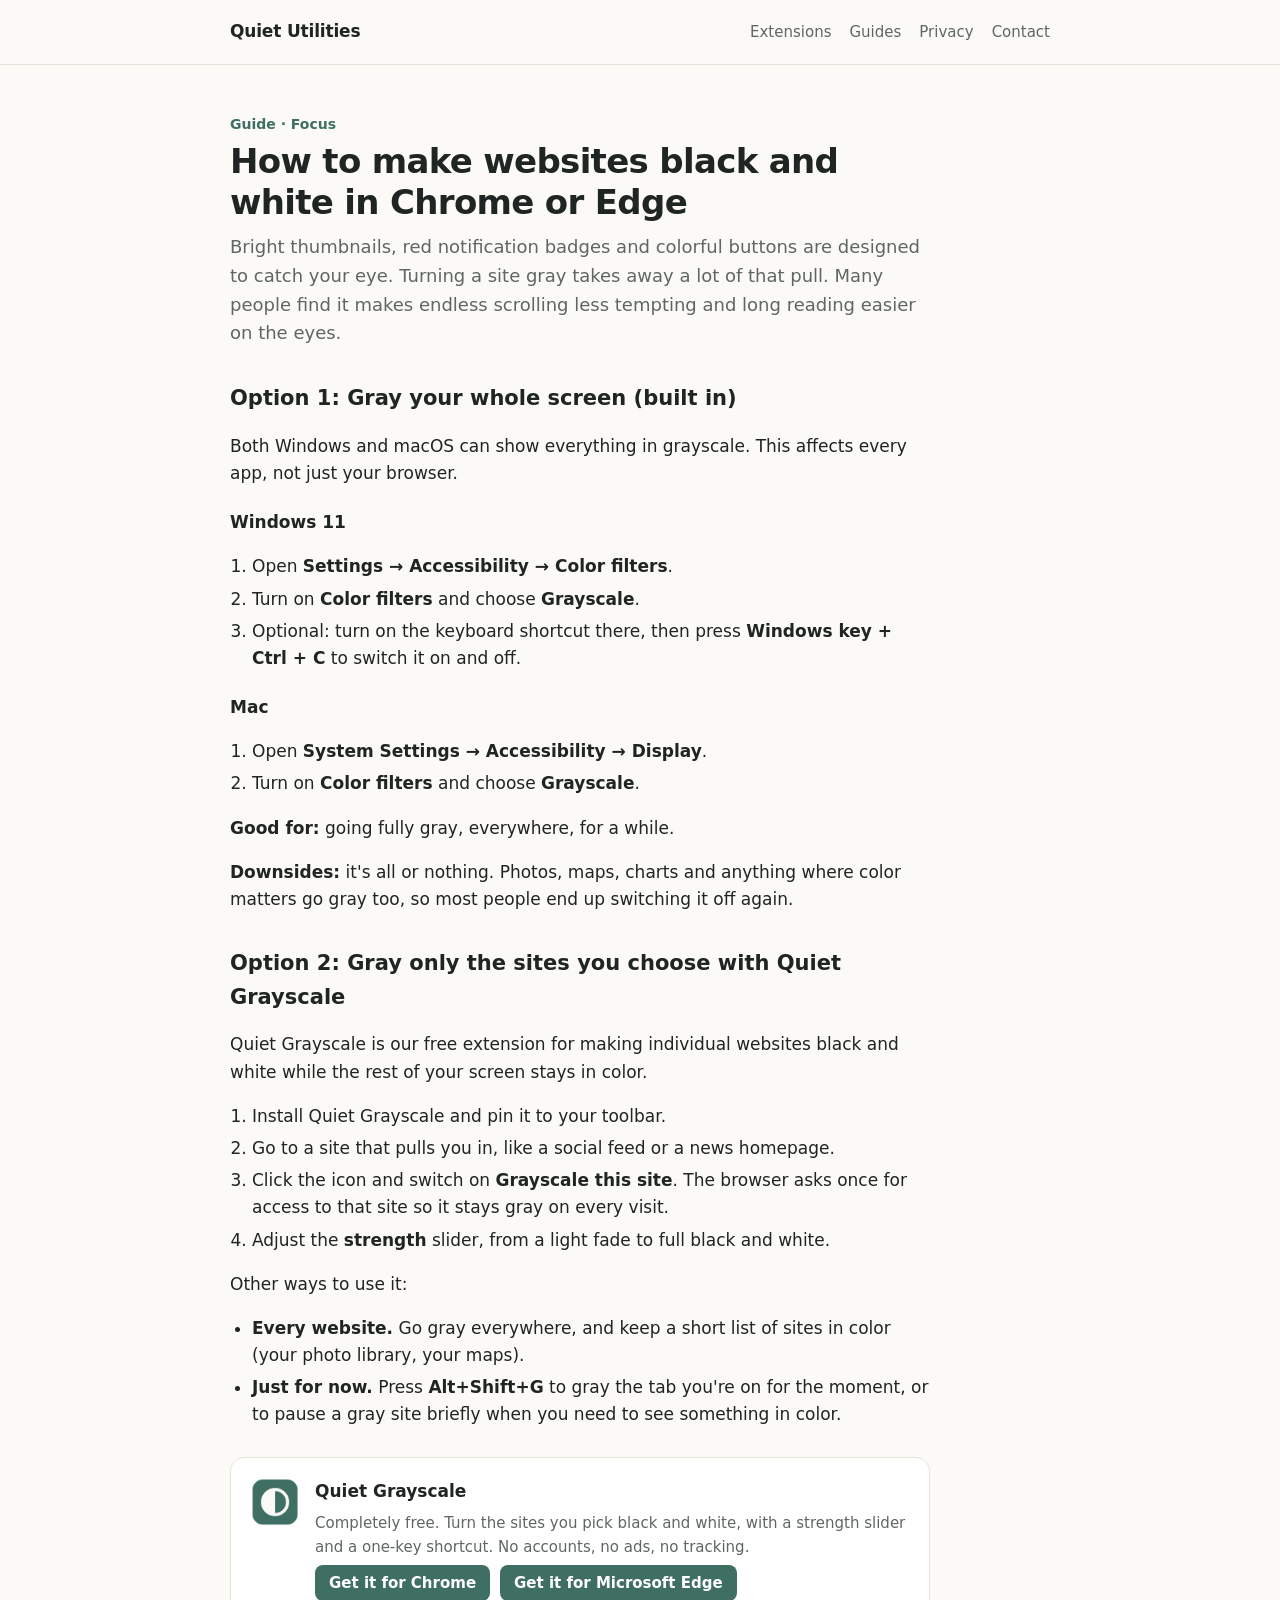
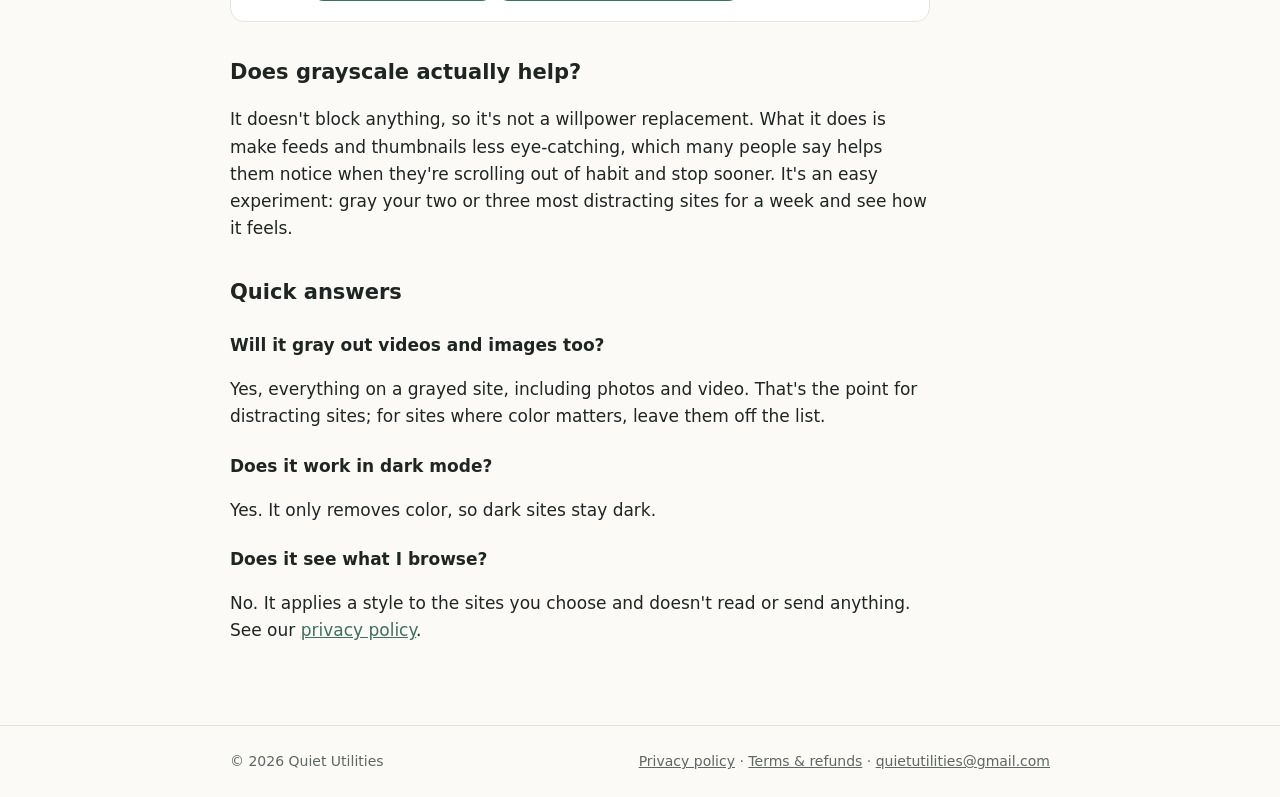
<file: guides/make-websites-black-and-white.html>
<!doctype html>
<html lang="en">
<head>
  <meta charset="utf-8">
  <meta name="viewport" content="width=device-width, initial-scale=1">
  <title>How to Make Websites Black and White (Grayscale) in Chrome or Edge · Quiet Utilities</title>
  <meta name="description" content="Turn distracting websites gray to scroll less and rest your eyes. How to do it for your whole screen with built-in Windows and Mac settings, or for just the sites you choose.">
  <link rel="canonical" href="https://quietutilities-bit.github.io/guides/make-websites-black-and-white.html">
  <link rel="icon" href="../favicon.png">
  <link rel="stylesheet" href="../style.css">
</head>
<body>
  <header class="site"><div class="wrap">
    <a class="logo" href="../">Quiet Utilities</a>
    <nav><a href="../#extensions">Extensions</a><a href="../#guides">Guides</a><a href="../privacy.html">Privacy</a><a href="../#contact">Contact</a></nav>
  </div></header>

  <main class="wrap">
    <article class="doc guide">
      <p class="kicker">Guide · Focus</p>
      <h1>How to make websites black and white in Chrome or Edge</h1>
      <p class="lede">Bright thumbnails, red notification badges and colorful buttons are designed to catch your eye. Turning a site gray takes away a lot of that pull. Many people find it makes endless scrolling less tempting and long reading easier on the eyes.</p>

      <h2>Option 1: Gray your whole screen (built in)</h2>
      <p>Both Windows and macOS can show everything in grayscale. This affects every app, not just your browser.</p>
      <h3>Windows 11</h3>
      <ol>
        <li>Open <strong>Settings → Accessibility → Color filters</strong>.</li>
        <li>Turn on <strong>Color filters</strong> and choose <strong>Grayscale</strong>.</li>
        <li>Optional: turn on the keyboard shortcut there, then press <strong>Windows key + Ctrl + C</strong> to switch it on and off.</li>
      </ol>
      <h3>Mac</h3>
      <ol>
        <li>Open <strong>System Settings → Accessibility → Display</strong>.</li>
        <li>Turn on <strong>Color filters</strong> and choose <strong>Grayscale</strong>.</li>
      </ol>
      <p><strong>Good for:</strong> going fully gray, everywhere, for a while.</p>
      <p><strong>Downsides:</strong> it's all or nothing. Photos, maps, charts and anything where color matters go gray too, so most people end up switching it off again.</p>

      <h2>Option 2: Gray only the sites you choose with Quiet Grayscale</h2>
      <p>Quiet Grayscale is our free extension for making individual websites black and white while the rest of your screen stays in color.</p>
      <ol>
        <li>Install Quiet Grayscale and pin it to your toolbar.</li>
        <li>Go to a site that pulls you in, like a social feed or a news homepage.</li>
        <li>Click the icon and switch on <strong>Grayscale this site</strong>. The browser asks once for access to that site so it stays gray on every visit.</li>
        <li>Adjust the <strong>strength</strong> slider, from a light fade to full black and white.</li>
      </ol>
      <p>Other ways to use it:</p>
      <ul>
        <li><strong>Every website.</strong> Go gray everywhere, and keep a short list of sites in color (your photo library, your maps).</li>
        <li><strong>Just for now.</strong> Press <strong>Alt+Shift+G</strong> to gray the tab you're on for the moment, or to pause a gray site briefly when you need to see something in color.</li>
      </ul>

      <div class="cta">
        <img src="../grayscale-icon.png" alt="">
        <div>
          <strong>Quiet Grayscale</strong>
          <p>Completely free. Turn the sites you pick black and white, with a strength slider and a one-key shortcut. No accounts, no ads, no tracking.</p>
          <p class="cta-links"><a class="button" href="https://chromewebstore.google.com/detail/quiet-grayscale/ogbffiiboabbpcjgekdkackmgfhfggkl?utm_source=quietutilities.site&amp;utm_medium=website&amp;utm_campaign=guide-black-and-white">Get it for Chrome</a><a class="button" href="https://microsoftedge.microsoft.com/addons/detail/nnmpboogglfnjoddhmpjcakbihffiaja">Get it for Microsoft Edge</a></p>
        </div>
      </div>

      <h2>Does grayscale actually help?</h2>
      <p>It doesn't block anything, so it's not a willpower replacement. What it does is make feeds and thumbnails less eye-catching, which many people say helps them notice when they're scrolling out of habit and stop sooner. It's an easy experiment: gray your two or three most distracting sites for a week and see how it feels.</p>

      <h2>Quick answers</h2>
      <h3>Will it gray out videos and images too?</h3>
      <p>Yes, everything on a grayed site, including photos and video. That's the point for distracting sites; for sites where color matters, leave them off the list.</p>
      <h3>Does it work in dark mode?</h3>
      <p>Yes. It only removes color, so dark sites stay dark.</p>
      <h3>Does it see what I browse?</h3>
      <p>No. It applies a style to the sites you choose and doesn't read or send anything. See our <a href="../privacy.html">privacy policy</a>.</p>
    </article>
  </main>

  <footer><div class="wrap">
    <span>© 2026 Quiet Utilities</span>
    <span><a href="../privacy.html">Privacy policy</a> · <a href="../terms.html">Terms &amp; refunds</a> · <a href="mailto:quietutilities@gmail.com">quietutilities@gmail.com</a></span>
  </div></footer>
</body>
</html>
</file>
<file: style.css>
:root {
  --bg: #fbfaf7; --panel: #ffffff; --ink: #1f2522; --muted: #5f6763; --line: #e6e3dc;
  --accent: #3f6f62; --accent-soft: #e5efeb;
}
@media (prefers-color-scheme: dark) {
  :root { --bg: #151816; --panel: #1d211f; --ink: #e8ece9; --muted: #a2aba6; --line: #2d3330; --accent: #86bdad; --accent-soft: #22302b; }
}
* { box-sizing: border-box; }
body { margin: 0; background: var(--bg); color: var(--ink); font: 17px/1.6 system-ui, -apple-system, "Segoe UI", Roboto, sans-serif; }
a { color: var(--accent); }
.wrap { max-width: 860px; margin: 0 auto; padding: 0 20px; }
header.site { border-bottom: 1px solid var(--line); }
header.site .wrap { display: flex; align-items: center; justify-content: space-between; height: 64px; }
.logo { font-weight: 700; letter-spacing: -.01em; text-decoration: none; color: var(--ink); }
nav a { color: var(--muted); text-decoration: none; margin-left: 18px; font-size: 15px; }
nav a:hover { color: var(--ink); }
.hero { padding: 64px 0 40px; }
.hero h1 { font-size: clamp(30px, 5vw, 44px); line-height: 1.15; letter-spacing: -.02em; margin: 0 0 14px; }
.hero p { color: var(--muted); max-width: 560px; margin: 0; }
.product { display: grid; grid-template-columns: 1fr 1fr; gap: 32px; align-items: center; background: var(--panel); border: 1px solid var(--line); border-radius: 16px; padding: 28px; margin: 24px 0 56px; }
.product img.shot { width: 100%; max-width: 360px; border-radius: 10px; border: 1px solid var(--line); justify-self: center; }
.product h2 { margin: 6px 0 8px; font-size: 26px; display: flex; align-items: center; gap: 10px; }
.product h2 img { width: 36px; height: 36px; border-radius: 8px; }
.tag { display: inline-block; font-size: 13px; font-weight: 600; color: var(--accent); background: var(--accent-soft); border-radius: 999px; padding: 2px 10px; }
ul.features { padding-left: 20px; margin: 12px 0; }
ul.features li { margin: 4px 0; }
.price { color: var(--muted); font-size: 15px; }
section.doc { padding: 48px 0 64px; max-width: 700px; }
section.doc h1 { font-size: 34px; letter-spacing: -.02em; margin: 0 0 6px; }
section.doc .updated { color: var(--muted); margin: 0 0 28px; font-size: 15px; }
section.doc h2 { font-size: 20px; margin: 32px 0 6px; }
footer { border-top: 1px solid var(--line); color: var(--muted); font-size: 14px; }
footer .wrap { padding: 24px 20px; display: flex; flex-wrap: wrap; gap: 8px 20px; justify-content: space-between; }
footer a { color: var(--muted); }
@media (max-width: 680px) {
  .product { grid-template-columns: 1fr; padding: 20px; }
  nav a { margin-left: 12px; }
}
/* Guides */
.guide .kicker { color: var(--accent); font-size: 14px; font-weight: 600; margin: 0 0 6px; }
.guide .lede { color: var(--muted); font-size: 18px; margin: 10px 0 8px; }
.guide h3 { font-size: 17px; margin: 22px 0 4px; }
.guide ol, .guide ul { padding-left: 22px; }
.guide li { margin: 5px 0; }
.cta { display: flex; gap: 16px; align-items: flex-start; background: var(--panel); border: 1px solid var(--line); border-radius: 14px; padding: 20px; margin: 28px 0; }
.cta > img { width: 48px; height: 48px; border-radius: 10px; flex: none; }
.cta p { margin: 6px 0 0; color: var(--muted); font-size: 15px; }
.cta .cta-links { color: var(--ink); }
a.button { display: inline-block; background: var(--accent); color: var(--panel); text-decoration: none; font-weight: 600; border-radius: 8px; padding: 6px 14px; margin-right: 10px; }
.guides { padding: 0 0 56px; }
.guides h2 { font-size: 26px; margin: 0 0 12px; }
.guide-list { display: grid; grid-template-columns: repeat(3, 1fr); gap: 16px; }
.guide-list a { display: block; background: var(--panel); border: 1px solid var(--line); border-radius: 14px; padding: 18px; text-decoration: none; color: var(--ink); }
.guide-list a:hover { border-color: var(--accent); }
.guide-list strong { display: block; margin-bottom: 4px; }
.guide-list span { color: var(--muted); font-size: 15px; }
@media (max-width: 680px) { .guide-list { grid-template-columns: 1fr; } .cta { flex-direction: column; } }
article.doc { padding: 48px 0 64px; max-width: 700px; }
article.doc h1 { font-size: clamp(28px, 5vw, 34px); line-height: 1.2; letter-spacing: -.02em; margin: 0 0 6px; }
article.doc h2 { font-size: 21px; margin: 34px 0 6px; }
@media (max-width: 680px) {
  header.site .wrap { height: auto; padding-top: 14px; padding-bottom: 12px; flex-direction: column; align-items: flex-start; gap: 6px; }
  nav { display: flex; flex-wrap: wrap; gap: 4px 16px; }
  nav a { margin-left: 0; }
}
</file>
